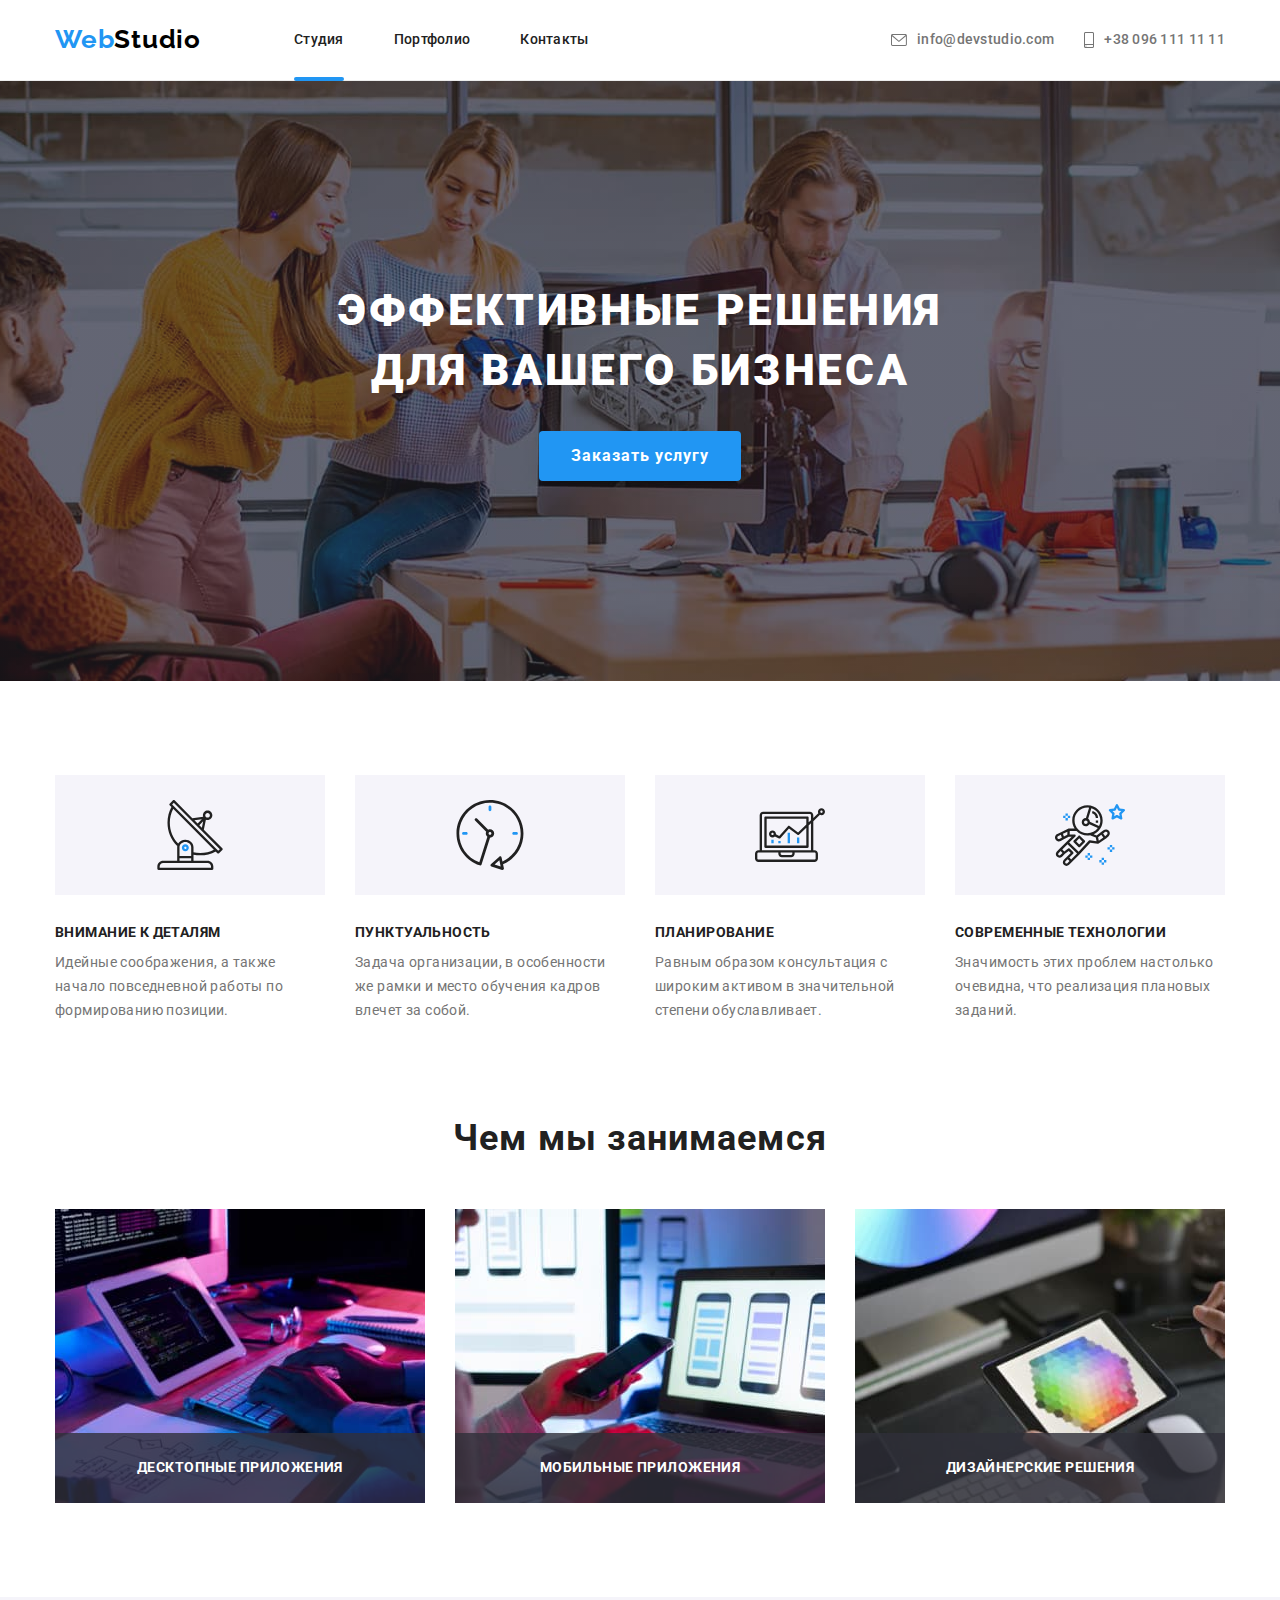
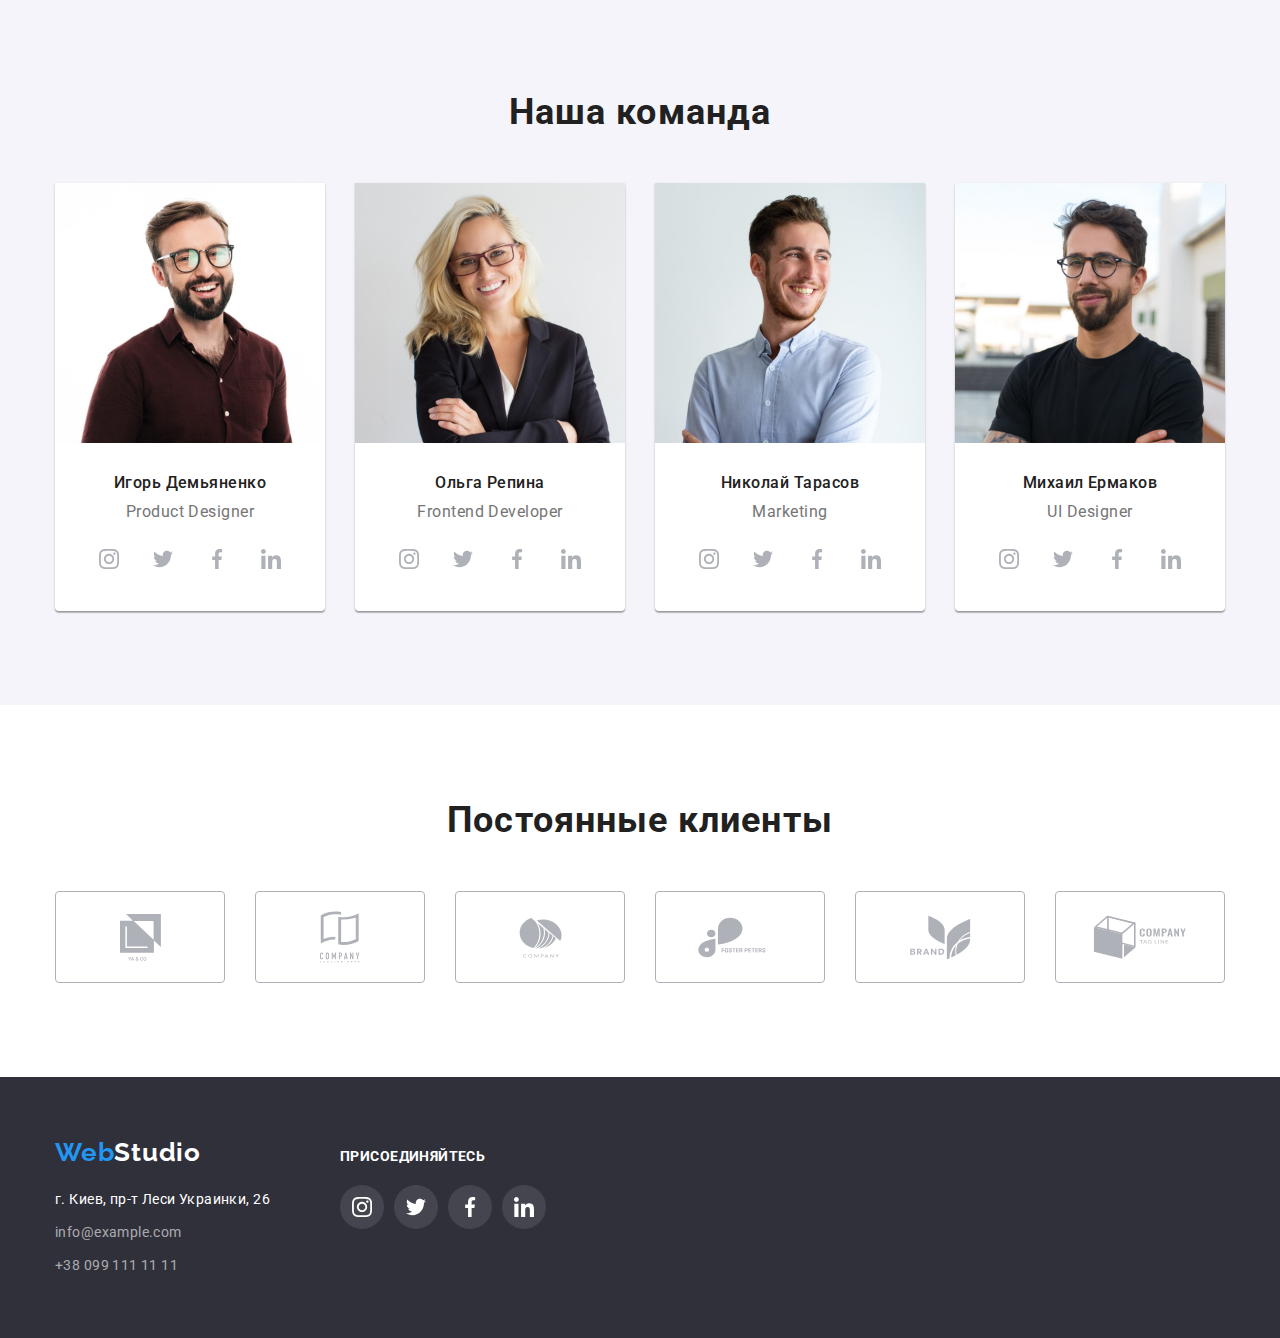
<file: index.html>
<!DOCTYPE html>
<html lang="ru">
  <head>
    <meta charset="UTF-8" />
    <meta http-equiv="X-UA-Compatible" content="IE=edge" />
    <meta name="viewport" content="width=device-width, initial-scale=1.0" />
    <title>Document</title>
    <link rel="preconnect" href="https://fonts.googleapis.com" />
    <link rel="preconnect" href="https://fonts.gstatic.com" crossorigin />
    <link
      href="https://fonts.googleapis.com/css2?family=Raleway:wght@700&family=Roboto:wght@400;500;700;900&display=swap"
      rel="stylesheet"
    />
    <link
      rel="stylesheet"
      href="https://cdnjs.cloudflare.com/ajax/libs/modern-normalize/1.1.0/modern-normalize.min.css"
    />
    <link rel="stylesheet" href="./css/styles.css" />
  </head>
  <body>
    <!--Шапка -->
    <header class="header">
      <div class="container head-comtainer">
        <nav class="navigation">
          <a href="./index.html" class="logo link"><span class="logo-accent">Web</span>Studio</a>
          <ul class="nav-menu list">
            <li class="nav-menu-item"><a href="" class="nav-menu-link link current">Студия</a></li>
            <li class="nav-menu-item">
              <a href="./portfolio.html" class="nav-menu-link link">Портфолио</a>
            </li>
            <li class="nav-menu-item"><a href="" class="nav-menu-link link">Контакты</a></li>
          </ul>
        </nav>
        <ul class="header-contacts list">
          <li class="header-contacts-item">
            <a class="header-contacts-item-link link" href="mailto:info@devstudio.com">
              <svg class="header-icon" width="16px" height="12px">
                <use href="./images/symbol-defs.svg#icon-envelope"></use>
              </svg>
              info@devstudio.com</a
            >
          </li>
          <li class="header-contacts-item">
            <a class="header-contacts-item-link link" href="tel:+380961111111">
              <svg class="header-icon" width="10px" height="16px">
                <use href="./images/symbol-defs.svg#icon-smartphone"></use>
              </svg>
              +38 096 111 11 11</a
            >
          </li>
        </ul>
      </div>
    </header>
    <main>
      <!--Герой -->

      <section class="hero">
        <div class="container">
          <h1 class="hero-title">Эффективные решения для вашего бизнеса</h1>
          <button type="button" class="hero-button" data-modal-open>Заказать услугу</button>
        </div>
      </section>

      <!--Наши цели -->
      <section class="features-section section">
        <div class="container">
          <h2 class="section-title hidden">Наши преимущества</h2>
          <ul class="features-list list">
            <li class="features-list-item">
              <div class="features-icon">
                <svg width="70" height="70">
                  <use href="./images/symbol-defs.svg#icon-antenna"></use>
                </svg>
              </div>
              <h3 class="features-title">Внимание к деталям</h3>
              <p class="features-description">
                Идейные соображения, а также начало повседневной работы по формированию позиции.
              </p>
            </li>
            <li class="features-list-item">
              <div class="features-icon">
                <svg width="70" height="70">
                  <use href="./images/symbol-defs.svg#icon-clock"></use>
                </svg>
              </div>
              <h3 class="features-title">Пунктуальность</h3>
              <p class="features-description">
                Задача организации, в особенности же рамки и место обучения кадров влечет за собой.
              </p>
            </li>
            <li class="features-list-item">
              <div class="features-icon">
                <svg width="70" height="70">
                  <use href="./images/symbol-defs.svg#icon-diagram"></use>
                </svg>
              </div>
              <h3 class="features-title">Планирование</h3>
              <p class="features-description">
                Равным образом консультация с широким активом в значительной степени обуславливает.
              </p>
            </li>
            <li class="features-list-item">
              <div class="features-icon">
                <svg width="70" height="70">
                  <use href="./images/symbol-defs.svg#icon-astronaut"></use>
                </svg>
              </div>
              <h3 class="features-title">Современные технологии</h3>
              <p class="features-description">
                Значимость этих проблем настолько очевидна, что реализация плановых заданий.
              </p>
            </li>
          </ul>
        </div>
      </section>

      <!--Чем мы занимаемся -->
      <section class="example-section section">
        <div class="container">
          <h2 class="section-title">Чем мы занимаемся</h2>
          <ul class="example-list list">
            <li class="example-list-item">
              <img
                src="./images/work-exp-1.jpg"
                alt="Фото примера работ 1"
                width="370"
                height="294"
              />
              <p class="example-description">Десктопные приложения</p>
            </li>
            <li class="example-list-item">
              <img
                src="./images/work-exp-2.jpg"
                alt="Фото примера работ 2"
                width="370"
                height="294"
              />
              <p class="example-description">Мобильные приложения</p>
            </li>
            <li class="example-list-item">
              <img
                src="./images/work-exp-3.jpg"
                alt="Фото примера работ 3"
                width="370"
                height="294"
              />
              <p class="example-description">Дизайнерские решения</p>
            </li>
          </ul>
        </div>
      </section>

      <!--Наша команда -->
      <section class="team-section section">
        <div class="container">
          <h2 class="section-title">Наша команда</h2>
          <ul class="team-list list">
            <li class="team-list-item">
              <img src="./images/demyanenko.jpg" alt="Фото Игоря Демьяненко" width="270" />
              <div class="stuff-info">
                <h3 class="team-names">Игорь Демьяненко</h3>
                <p class="team-profession">Product Designer</p>

                <ul class="social-links list">
                  <li class="social-links-item">
                    <a href="" class="social-links-link link">
                      <svg class="social-link-icon">
                        <use href="./images/symbol-defs.svg#icon-instagram"></use>
                      </svg>
                    </a>
                  </li>
                  <li class="social-links-item">
                    <a href="" class="social-links-link link">
                      <svg class="social-link-icon">
                        <use href="./images/symbol-defs.svg#icon-twitter"></use>
                      </svg>
                    </a>
                  </li>
                  <li class="social-links-item">
                    <a href="" class="social-links-link link">
                      <svg class="social-link-icon">
                        <use href="./images/symbol-defs.svg#icon-facebook-1"></use>
                      </svg>
                    </a>
                  </li>
                  <li class="social-links-item">
                    <a href="" class="social-links-link link"
                      ><svg class="social-link-icon">
                        <use href="./images/symbol-defs.svg#icon-linkedin"></use>
                      </svg>
                    </a>
                  </li>
                </ul>
              </div>
            </li>
            <li class="team-list-item">
              <img src="./images/repina.jpg" alt="Фото Ольги Репиной" width="270" />
              <div class="stuff-info">
                <h3 class="team-names">Ольга Репина</h3>
                <p class="team-profession">Frontend Developer</p>
                <ul class="social-links list">
                  <li class="social-links-item">
                    <a href="" class="social-links-link link">
                      <svg class="social-link-icon">
                        <use href="./images/symbol-defs.svg#icon-instagram"></use>
                      </svg>
                    </a>
                  </li>
                  <li class="social-links-item">
                    <a href="" class="social-links-link link">
                      <svg class="social-link-icon">
                        <use href="./images/symbol-defs.svg#icon-twitter"></use>
                      </svg>
                    </a>
                  </li>
                  <li class="social-links-item">
                    <a href="" class="social-links-link link">
                      <svg class="social-link-icon">
                        <use href="./images/symbol-defs.svg#icon-facebook-1"></use>
                      </svg>
                    </a>
                  </li>
                  <li class="social-links-item">
                    <a href="" class="social-links-link link"
                      ><svg class="social-link-icon">
                        <use href="./images/symbol-defs.svg#icon-linkedin"></use>
                      </svg>
                    </a>
                  </li>
                </ul>
              </div>
            </li>
            <li class="team-list-item">
              <img src="./images/tarasov.jpg" alt="Фото николая Тарасова" width="270" />
              <div class="stuff-info">
                <h3 class="team-names">Николай Тарасов</h3>
                <p class="team-profession">Marketing</p>
                <ul class="social-links list">
                  <li class="social-links-item">
                    <a href="" class="social-links-link link">
                      <svg class="social-link-icon">
                        <use href="./images/symbol-defs.svg#icon-instagram"></use>
                      </svg>
                    </a>
                  </li>
                  <li class="social-links-item">
                    <a href="" class="social-links-link link">
                      <svg class="social-link-icon">
                        <use href="./images/symbol-defs.svg#icon-twitter"></use>
                      </svg>
                    </a>
                  </li>
                  <li class="social-links-item">
                    <a href="" class="social-links-link link">
                      <svg class="social-link-icon">
                        <use href="./images/symbol-defs.svg#icon-facebook-1"></use>
                      </svg>
                    </a>
                  </li>
                  <li class="social-links-item">
                    <a href="" class="social-links-link link"
                      ><svg class="social-link-icon">
                        <use href="./images/symbol-defs.svg#icon-linkedin"></use>
                      </svg>
                    </a>
                  </li>
                </ul>
              </div>
            </li>
            <li class="team-list-item">
              <img src="./images/ermakov.jpg" alt="Фото михайила Ермакова" width="270" />
              <div class="stuff-info">
                <h3 class="team-names">Михаил Ермаков</h3>
                <p class="team-profession">UI Designer</p>
                <ul class="social-links list">
                  <li class="social-links-item">
                    <a href="" class="social-links-link link">
                      <svg class="social-link-icon">
                        <use href="./images/symbol-defs.svg#icon-instagram"></use>
                      </svg>
                    </a>
                  </li>
                  <li class="social-links-item">
                    <a href="" class="social-links-link link">
                      <svg class="social-link-icon">
                        <use href="./images/symbol-defs.svg#icon-twitter"></use>
                      </svg>
                    </a>
                  </li>
                  <li class="social-links-item">
                    <a href="" class="social-links-link link">
                      <svg class="social-link-icon">
                        <use href="./images/symbol-defs.svg#icon-facebook-1"></use>
                      </svg>
                    </a>
                  </li>
                  <li class="social-links-item">
                    <a href="" class="social-links-link link"
                      ><svg class="social-link-icon">
                        <use href="./images/symbol-defs.svg#icon-linkedin"></use>
                      </svg>
                    </a>
                  </li>
                </ul>
              </div>
            </li>
          </ul>
        </div>
      </section>

      <!-- постоянные клиенты -->
      <section class="clients section">
        <div class="container">
          <h2 class="section-title">Постоянные клиенты</h2>
          <ul class="clients-list list">
            <li>
              <a href="" class="clients-list-link link">
                <svg width="41" height="47">
                  <use href="./images/symbol-defs.svg#icon-group"></use>
                </svg>
              </a>
            </li>
            <li>
              <a href="" class="clients-list-link link">
                <svg width="40" height="52">
                  <use href="./images/symbol-defs.svg#icon-group-1"></use>
                </svg>
              </a>
            </li>
            <li>
              <a href="" class="clients-list-link link">
                <svg width="43" height="41">
                  <use href="./images/symbol-defs.svg#icon-group-2"></use>
                </svg>
              </a>
            </li>
            <li>
              <a href="" class="clients-list-link link">
                <svg width="84" height="41">
                  <use href="./images/symbol-defs.svg#icon-group-5"></use>
                </svg>
              </a>
            </li>
            <li>
              <a href="" class="clients-list-link link">
                <svg width="63" height="45">
                  <use href="./images/symbol-defs.svg#icon-group-3"></use>
                </svg>
              </a>
            </li>
            <li>
              <a href="" class="clients-list-link link">
                <svg width="94" height="44">
                  <use href="./images/symbol-defs.svg#icon-group-4"></use>
                </svg>
              </a>
            </li>
          </ul>
        </div>
      </section>
    </main>

    <!-- Футер -->
    <footer class="footer">
      <div class="footer-container container">
        <div class="footer-address-list">
          <a class="logo-footer link" href="./"><span class="logo-accent">Web</span>Studio</a>
          <address class="footer-address">
            <ul class="footer-address-list list">
              <li class="footer-address-list-item">
                <a
                  class="footer-address-destination link"
                  href=""
                  target="_blank"
                  rel="noopener noreferrer"
                  >г. Киев, пр-т Леси Украинки, 26</a
                >
              </li>
              <li class="footer-address-list-item">
                <a class="footer-contact-link link" href="mailto:info@example.com"
                  >info@example.com</a
                >
              </li>
              <li class="footer-address-list-item">
                <a class="footer-contact-link link" href="tel:+380991111111">+38 099 111 11 11</a>
              </li>
            </ul>
          </address>
        </div>
        <div class="footer-links-list">
          <h2 class="footer-social-title">присоединяйтесь</h2>
          <ul class="footer-social-list list">
            <li>
              <a href="" class="footer-social-link link">
                <svg class="footer-social-icon">
                  <use href="./images/symbol-defs.svg#icon-instagram"></use>
                </svg>
              </a>
            </li>
            <li>
              <a href="" class="footer-social-link link">
                <svg class="footer-social-icon">
                  <use href="./images/symbol-defs.svg#icon-twitter"></use>
                </svg>
              </a>
            </li>
            <li>
              <a href="" class="footer-social-link link">
                <svg class="footer-social-icon">
                  <use href="./images/symbol-defs.svg#icon-facebook-1"></use>
                </svg>
              </a>
            </li>
            <li>
              <a href="" class="footer-social-link link">
                <svg class="footer-social-icon">
                  <use href="./images/symbol-defs.svg#icon-linkedin"></use>
                </svg>
              </a>
            </li>
          </ul>
        </div>
      </div>
    </footer>
    <div class="backdrop is-hidden" data-modal>
      <div class="modal">
        <button type="button" class="close-button" data-modal-close>
          <svg class="close-icon" width="18" height="18">
            <use href="./svg/symbol-defs.svg#icon-close-button"></use>
          </svg>
        </button>
      </div>
    </div>
    <script src="./js/modal.js"></script>
  </body>
</html>
</file>
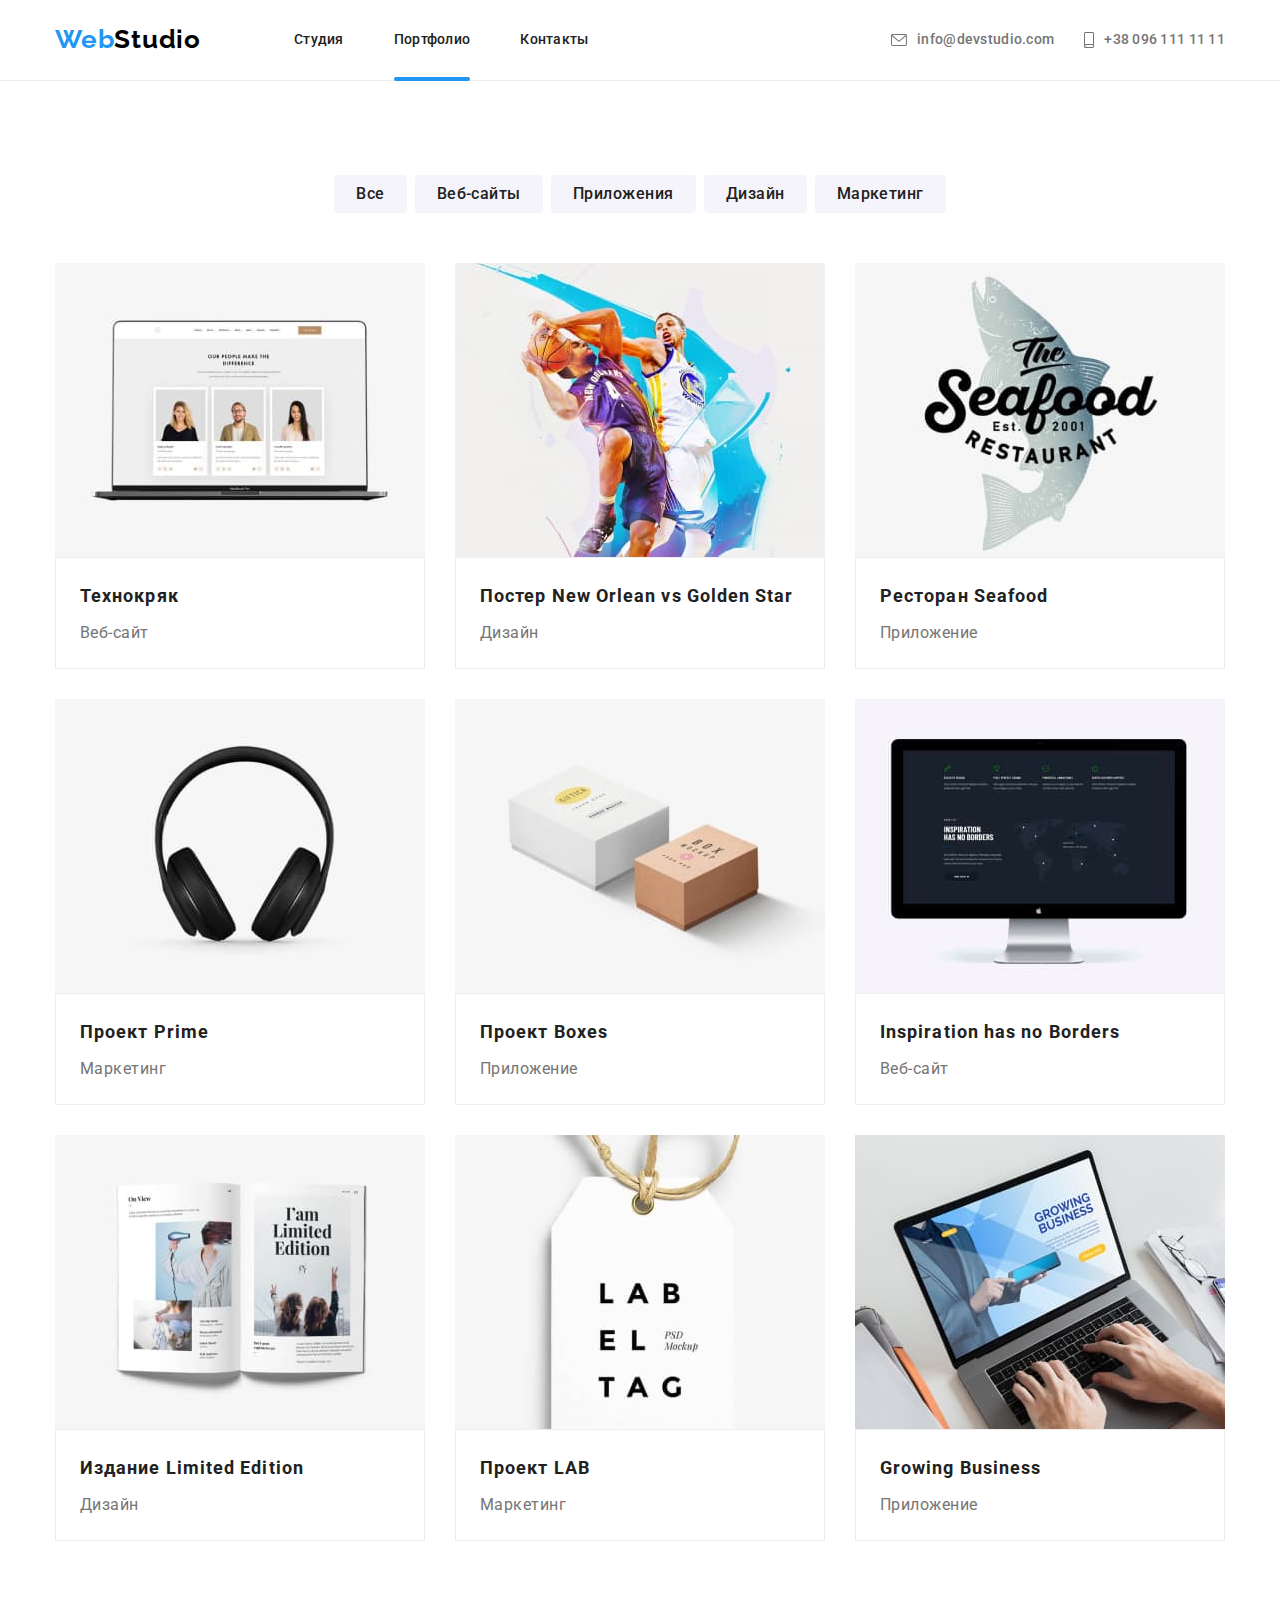
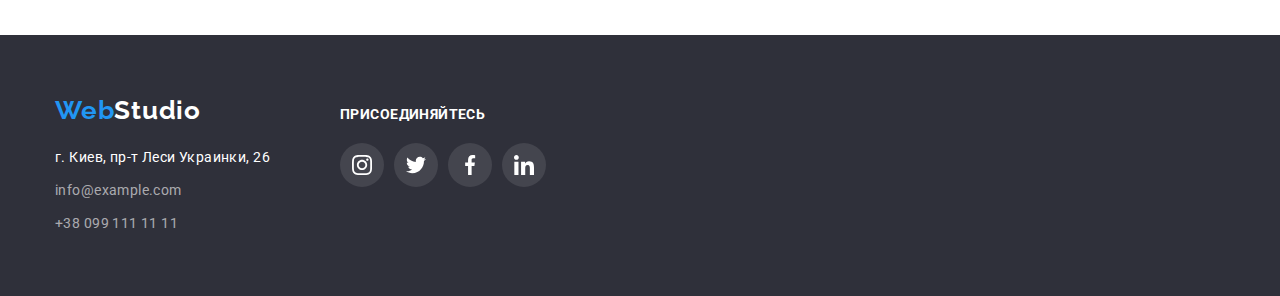
<file: portfolio.html>
<!DOCTYPE html>
<html lang="ru">
  <head>
    <meta charset="UTF-8" />
    <meta http-equiv="X-UA-Compatible" content="IE=edge" />
    <meta name="viewport" content="width=device-width, initial-scale=1.0" />
    <title>Document</title>
    <link rel="preconnect" href="https://fonts.googleapis.com" />
    <link rel="preconnect" href="https://fonts.gstatic.com" crossorigin />
    <link
      href="https://fonts.googleapis.com/css2?family=Raleway:wght@700&family=Roboto:wght@400;500;700;900&display=swap"
      rel="stylesheet"
    />
    <link
      rel="stylesheet"
      href="https://cdnjs.cloudflare.com/ajax/libs/modern-normalize/1.1.0/modern-normalize.min.css"
    />
    <link rel="stylesheet" href="./css/styles.css" />
  </head>
  <body>
    <!--Шапка -->
    <header class="header">
      <div class="container head-comtainer">
        <nav class="navigation">
          <a href="./index.html" class="logo link"><span class="logo-accent">Web</span>Studio</a>
          <ul class="nav-menu list">
            <li class="nav-menu-item">
              <a href="./index.html" class="nav-menu-link link">Студия</a>
            </li>
            <li class="nav-menu-item">
              <a href="./portfolio.html" class="nav-menu-link link current">Портфолио</a>
            </li>
            <li class="nav-menu-item"><a href="" class="nav-menu-link link">Контакты</a></li>
          </ul>
        </nav>
        <ul class="header-contacts list">
          <li class="header-contacts-item">
            <a class="header-contacts-item-link link" href="mailto:info@devstudio.com">
              <svg class="header-icon" width="16px" height="12px">
                <use href="./images/symbol-defs.svg#icon-envelope"></use>
              </svg>
              info@devstudio.com</a
            >
          </li>
          <li class="header-contacts-item">
            <a class="header-contacts-item-link link" href="tel:+380961111111">
              <svg class="header-icon" width="10px" height="16px">
                <use href="./images/symbol-defs.svg#icon-smartphone"></use>
              </svg>
              +38 096 111 11 11</a
            >
          </li>
        </ul>
      </div>
    </header>
    <main>
      <!-- Портфолио -->
      <section class="portfolio section">
        <div class="container">
          <h1 class="portfolio-title hidden">Портфолио</h1>
          <ul class="portfolio-choose-filter list">
            <li class="portfolio-list-choose">
              <button class="portfolio-button-choose" type="button">Все</button>
            </li>
            <li class="portfolio-list-choose">
              <button class="portfolio-button-choose" type="button">Веб-сайты</button>
            </li>
            <li class="portfolio-list-choose">
              <button class="portfolio-button-choose" type="button">Приложения</button>
            </li>
            <li class="portfolio-list-choose">
              <button class="portfolio-button-choose" type="button">Дизайн</button>
            </li>
            <li class="portfolio-list-choose">
              <button class="portfolio-button-choose" type="button">Маркетинг</button>
            </li>
          </ul>

          <ul class="portfolio-categories list">
            <li class="portfolio-categories-list">
              <a class="portfolio-examples-link link" href="">
                <div class="portfolio-examples-wrap">
                  <img
                    src="./images/technokryak.jpg"
                    alt="вэб сайт технокряк"
                    width="370"
                    height="294"
                  />
                  <p class="portfolio-examples-overlay">
                    Технокряк это современная площадка распространения коронавируса. Компании
                    используют эту платформу для цифрового шпионажа и атак на защищённые сервера
                    конкурентов.
                  </p>
                </div>
                <div class="work-description">
                  <h2 class="portfolio-examples-title">Технокряк</h2>
                  <p class="portfolio-examples-about">Веб-сайт</p>
                </div>
              </a>
            </li>
            <li class="portfolio-categories-list">
              <a class="portfolio-examples-link link" href="">
                <div class="portfolio-examples-wrap">
                  <img
                    src="./images/poster.jpg"
                    alt="Постер Новый орлеан"
                    width="370"
                    height="294"
                  />
                  <p class="portfolio-examples-overlay">
                    Технокряк это современная площадка распространения коронавируса. Компании
                    используют эту платформу для цифрового шпионажа и атак на защищённые сервера
                    конкурентов.
                  </p>
                </div>
                <div class="work-description">
                  <h2 class="portfolio-examples-title">Постер New Orlean vs Golden Star</h2>
                  <p class="portfolio-examples-about">Дизайн</p>
                </div>
              </a>
            </li>
            <li class="portfolio-categories-list">
              <a class="portfolio-examples-link link" href="">
                <div class="portfolio-examples-wrap">
                  <img
                    src="./images/seafood-restaurant.jpg"
                    alt="ресторан сифуд"
                    width="370"
                    height="294"
                  />
                  <p class="portfolio-examples-overlay">
                    Технокряк это современная площадка распространения коронавируса. Компании
                    используют эту платформу для цифрового шпионажа и атак на защищённые сервера
                    конкурентов.
                  </p>
                </div>
                <div class="work-description">
                  <h2 class="portfolio-examples-title">Ресторан Seafood</h2>
                  <p class="portfolio-examples-about">Приложение</p>
                </div>
              </a>
            </li>
            <li class="portfolio-categories-list">
              <a class="portfolio-examples-link link" href="">
                <div class="portfolio-examples-wrap">
                  <img
                    src="./images/project-prime.jpg"
                    alt="Проект Прайм"
                    width="370"
                    height="294"
                  />
                  <p class="portfolio-examples-overlay">
                    Технокряк это современная площадка распространения коронавируса. Компании
                    используют эту платформу для цифрового шпионажа и атак на защищённые сервера
                    конкурентов.
                  </p>
                </div>
                <div class="work-description">
                  <h2 class="portfolio-examples-title">Проект Prime</h2>
                  <p class="portfolio-examples-about">Маркетинг</p>
                </div>
              </a>
            </li>
            <li class="portfolio-categories-list">
              <a class="portfolio-examples-link link" href="">
                <div class="portfolio-examples-wrap">
                  <img
                    src="./images/project-boxes.jpg"
                    alt="проект боксес"
                    width="370"
                    height="294"
                  />
                  <p class="portfolio-examples-overlay">
                    Технокряк это современная площадка распространения коронавируса. Компании
                    используют эту платформу для цифрового шпионажа и атак на защищённые сервера
                    конкурентов.
                  </p>
                </div>
                <div class="work-description">
                  <h2 class="portfolio-examples-title">Проект Boxes</h2>
                  <p class="portfolio-examples-about">Приложение</p>
                </div>
              </a>
            </li>
            <li class="portfolio-categories-list">
              <a class="portfolio-examples-link link" href="">
                <div class="portfolio-examples-wrap">
                  <img
                    src="./images/inspirations.jpg"
                    alt="сайт вдохновление не имеет границ"
                    width="370"
                    height="294"
                  />
                  <p class="portfolio-examples-overlay">
                    Технокряк это современная площадка распространения коронавируса. Компании
                    используют эту платформу для цифрового шпионажа и атак на защищённые сервера
                    конкурентов.
                  </p>
                </div>
                <div class="work-description">
                  <h2 class="portfolio-examples-title">Inspiration has no Borders</h2>
                  <p class="portfolio-examples-about">Веб-сайт</p>
                </div>
              </a>
            </li>
            <li class="portfolio-categories-list">
              <a class="portfolio-examples-link link" href="">
                <div class="portfolio-examples-wrap">
                  <img
                    src="./images/limited-edition.jpg"
                    alt="издание Лимитед эдишн"
                    width="370"
                    height="294"
                  />
                  <p class="portfolio-examples-overlay">
                    Технокряк это современная площадка распространения коронавируса. Компании
                    используют эту платформу для цифрового шпионажа и атак на защищённые сервера
                    конкурентов.
                  </p>
                </div>
                <div class="work-description">
                  <h2 class="portfolio-examples-title">Издание Limited Edition</h2>
                  <p class="portfolio-examples-about">Дизайн</p>
                </div>
              </a>
            </li>
            <li class="portfolio-categories-list">
              <a class="portfolio-examples-link link" href="">
                <div class="portfolio-examples-wrap">
                  <img src="./images/projec-lab.jpg" alt="Проект лаб" width="370" height="294" />
                  <p class="portfolio-examples-overlay">
                    Технокряк это современная площадка распространения коронавируса. Компании
                    используют эту платформу для цифрового шпионажа и атак на защищённые сервера
                    конкурентов.
                  </p>
                </div>
                <div class="work-description">
                  <h2 class="portfolio-examples-title">Проект LAB</h2>
                  <p class="portfolio-examples-about">Маркетинг</p>
                </div>
              </a>
            </li>
            <li class="portfolio-categories-list">
              <a class="portfolio-examples-link link" href="">
                <div class="portfolio-examples-wrap">
                  <img
                    src="./images/growing-business.jpg"
                    alt="Приложение роста бизнеса"
                    width="370"
                    height="294"
                  />
                  <p class="portfolio-examples-overlay">
                    Технокряк это современная площадка распространения коронавируса. Компании
                    используют эту платформу для цифрового шпионажа и атак на защищённые сервера
                    конкурентов.
                  </p>
                </div>
                <div class="work-description">
                  <h2 class="portfolio-examples-title">Growing Business</h2>
                  <p class="portfolio-examples-about">Приложение</p>
                </div>
              </a>
            </li>
          </ul>
        </div>
      </section>
    </main>
    <!-- Футер -->
    <footer class="footer">
      <div class="footer-container container">
        <div class="footer-address-list">
          <a class="logo-footer link" href="./"><span class="logo-accent">Web</span>Studio</a>
          <address class="footer-address">
            <ul class="footer-address-list list">
              <li class="footer-address-list-item">
                <a
                  class="footer-address-destination link"
                  href=""
                  target="_blank"
                  rel="noopener noreferrer"
                  >г. Киев, пр-т Леси Украинки, 26</a
                >
              </li>
              <li class="footer-address-list-item">
                <a class="footer-contact-link link" href="mailto:info@example.com"
                  >info@example.com</a
                >
              </li>
              <li class="footer-address-list-item">
                <a class="footer-contact-link link" href="tel:+380991111111">+38 099 111 11 11</a>
              </li>
            </ul>
          </address>
        </div>
        <div class="footer-links-list">
          <h2 class="footer-social-title">присоединяйтесь</h2>
          <ul class="footer-social-list list">
            <li>
              <a href="" class="footer-social-link link">
                <svg class="footer-social-icon">
                  <use href="./images/symbol-defs.svg#icon-instagram"></use>
                </svg>
              </a>
            </li>
            <li>
              <a href="" class="footer-social-link link">
                <svg class="footer-social-icon">
                  <use href="./images/symbol-defs.svg#icon-twitter"></use>
                </svg>
              </a>
            </li>
            <li>
              <a href="" class="footer-social-link link">
                <svg class="footer-social-icon">
                  <use href="./images/symbol-defs.svg#icon-facebook-1"></use>
                </svg>
              </a>
            </li>
            <li>
              <a href="" class="footer-social-link link">
                <svg class="footer-social-icon">
                  <use href="./images/symbol-defs.svg#icon-linkedin"></use>
                </svg>
              </a>
            </li>
          </ul>
        </div>
      </div>
    </footer>
  </body>
</html>
</file>
<file: css/styles.css>
/* background
head #FFFFFF
hero #2F303A
наши цели #FFFFFF
Чем мы занимаемся #FFFFFF
Наша команда #F5F4FA
footer #2F303A
*/

/* head
logo #2196F3 + #000000 Raleway bold 26
ссылки навигации #212121 Roboto 14 medium
ссылки навигации hover #2196F3 Roboto 14 medium

mail+ phone
#757575 Roboto 14 medium
mail+ phone hover #2196F3 Roboto 14 medium
*/

/*  hero

main text #FFFFFF Roboto 44 black
button text #FFFFFF Roboto 16 Bold
button background #2196F3

*/

/* Features  Наши цели

заголовок features (скроется) #212121 Roboto Bold 36  
Заголовки #212121 Roboto Bold 14
Paragraph #757575 Roboto regular 14

*/

/* 
Чем мы занимаемся
Заголовок #212121 Roboto Bold 36
*/

/* Наша команда

Заголовок #212121 Roboto Bold 36
name #212121 Roboto medium 16
profession #757575 Roboto regular 16

*/

/* Footer
logo #2196F3 + #FFFFFF Raleway bold 26
address #FFFFFF Roboto regular 14
contacts rgba(255, 255, 255, 0.6) Roboto regular 14
*/
/* описание переменных */
:root {
  --primary-text-color: #212121;
  --primary-white-color: #ffffff;
  --dark-bg-color: #2f303a;
  --gray-bg-color: #f5f4fa;
  --secondary-text-color: #757575;
  --accent-color: #2196f3;
  --cubic: cubic-bezier(0.4, 0, 0.2, 1);
  /* --main-font: 'Roboto', sans-serif; */
}
.vis {
  outline: 2px solid tomato;
}
body {
  background-color: var(--primary-white-color);
  color: var(--primary-text-color);
  font-family: roboto, sans-serif;
  font-style: normal;
  font-weight: 400;
}
h1,
h2,
h3,
h4,
h5,
h6,
p {
  margin-top: 0px;
  margin-bottom: 0px;
}

img {
  display: block;
}

ul {
  margin-top: 0px;
  margin-bottom: 0px;
  padding-left: 0px;
}

.container {
  width: 1200px;
  padding-left: 15px;
  padding-right: 15px;
  margin: 0 auto;
}

.section {
  padding-top: 94px;
  padding-bottom: 94px;
}

.hidden {
  position: absolute;
  width: 1px;
  height: 1px;
  margin: -1px;
  padding: 0;
  overflow: hidden;
  border: 0;
  clip: rect(0 0 0 0);
}
.list {
  list-style: none;
}

.link {
  text-decoration: none;
}

.logo-accent {
  color: var(--accent-color);
}
.section-title {
  margin-bottom: 50px;

  font-weight: 700;
  font-size: 36px;
  line-height: 1.17;
  text-align: center;
  letter-spacing: 0.03em;
}

/* header */

.logo {
  padding-top: 24px;
  padding-bottom: 25px;
  font-family: Raleway, sans-serif;
  font-weight: 700;
  font-size: 26px;
  line-height: 1.2;
  letter-spacing: 0.03em;
  color: #000000;
  margin-right: 93px;
}
.header {
  /* padding-top: 24px;
  padding-bottom: 25px; */
  border-bottom: 1px solid #ececec;
}
.head-comtainer {
  display: flex;
  align-items: center;
}
.navigation {
  display: flex;
  align-items: center;
}
.nav-menu {
  display: flex;
  /* font-size: 14px; */
}
.nav-menu-item {
  /* position: relative;
  display: block;

  height: 100%; */
}

.nav-menu-item:not(:last-child) {
  margin-right: 50px;
}

.header-contacts {
  display: flex;
  margin-left: auto;
  align-items: center;
}
.header-contacts-item:not(:last-child) {
  margin-right: 30px;
}
.nav-menu-link {
  position: relative;
  display: block;
  padding-top: 32px;
  padding-bottom: 32px;

  font-weight: 500;
  font-size: 14px;
  line-height: 1.14;
  letter-spacing: 0.02em;

  color: var(--primary-text-color);
  transition: color 250ms var(--cubic);
}
.nav-menu-link::after {
  position: absolute;
  content: '';
  bottom: -1px;

  display: block;
  background-color: var(--accent-color);
  border-radius: 2px;
  width: 100%;
  height: 4px;
  opacity: 0;
}

.nav-menu-link.current::after {
  opacity: 1;
}

.nav-menu-link:hover,
.nav-menu-link:focus {
  color: var(--accent-color);
}
.current {
  /* color: var(--accent-color); */
}

.header-contacts-item-link {
  margin-top: 32px;
  margin-bottom: 32px;
  display: flex;
  align-items: center;
  font-weight: 500;
  font-size: 14px;
  line-height: 1.14;
  letter-spacing: 0.02em;

  color: var(--secondary-text-color);
  transition: color 250ms var(--cubic);
}
.header-icon {
  margin-right: 10px;
  fill: currentColor;
}
.header-contacts-item-link:hover,
.header-contacts-item-link:focus {
  color: var(--accent-color);
}
/* end of header */

/* Hero */
/* .hero-overlay {
  max-width: 1600 px;
  max-height: 600px;
  outline: 1px solid tomato;
  margin-left: auto;
  margin-right: auto;
  background-image: url(../images/hero-background.jpg);
  background-image: linear-gradient(to right, rgba (255, 0, 0, 0.5));
  background-image: linear-gradient (to rignt, rgb(255, 0, 0), rgb(0, 0, 255));
  background-size: cover;
  background-repeat: no-repeat;
  background-position: center;
} */

.hero {
  background-image: linear-gradient(rgba(47, 48, 58, 0.4), rgba(47, 48, 58, 0.4)),
    url(../images/hero-background.jpg);
  background-size: cover;
  background-repeat: no-repeat;
  background-position: center;
  max-width: 1600px;

  background-color: var(--dark-bg-color);
  /* align-items: center; */
  text-align: center;
  padding-top: 200px;
  padding-bottom: 200px;
  margin: 0 auto;
}

.hero-title {
  display: block;
  max-width: 696px;
  margin-right: auto;
  margin-left: auto;
  margin-bottom: 30px;

  font-weight: 900;
  font-size: 44px;
  line-height: 1.36;
  text-align: center;
  letter-spacing: 0.06em;
  text-transform: uppercase;

  color: var(--primary-white-color);
}

.hero-button {
  padding: 10px 32px;
  border-radius: 4px;
  border: 0;

  font-family: roboto, sans-serif;
  font-weight: 700;
  font-size: 16px;
  line-height: 1.88;
  letter-spacing: 0.06em;

  color: var(--primary-white-color);
  background-color: var(--accent-color);
  box-shadow: 0px 4px 4px rgba(0, 0, 0, 0.15);
  cursor: pointer;
  transition: background-color 250ms var(--cubic);
}

.hero-button:hover,
.hero-button:focus {
  background-color: #188ce8;
}
/* End of hero */

/* our features */
.features-section {
  background-color: var(--primary-white-color);
  padding-bottom: 47px;
}
.features-icon {
  display: flex;
  justify-content: center;
  align-items: center;
  width: 270px;
  height: 120px;
  margin-bottom: 30px;
  background-color: var(--gray-bg-color);
}
.features-list {
  display: flex;
  flex-wrap: wrap;
  margin-top: -30px;
  margin-left: -30px;
  border: none;
}

.features-list-item {
  margin-top: 30px;
  margin-left: 30px;
  /* width: 270px; */
  flex-basis: calc((100% - 120px) / 4);
  /*120=30+30+30 (отступы справа) + (15+15) паддинги секии слева и справа */
}

.features-title {
  margin-bottom: 10px;

  font-weight: 700;
  font-size: 14px;
  line-height: 1.14;
  letter-spacing: 0.03em;
  text-transform: uppercase;
}

.features-description {
  /* max-width: 270px; */

  font-weight: 400;
  font-size: 14px;
  line-height: 1.71;
  letter-spacing: 0.03em;

  color: var(--secondary-text-color);
}
/* end of out features */

/* example section */
.example-section {
  padding-top: 47px;
}
.example-list {
  display: flex;
  flex-wrap: wrap;
  margin-left: -30px;
  margin-top: -30px;
}

.example-list-item {
  position: relative;
  margin-left: 30px;
  margin-top: 30px;
  flex-basis: calc((100% - 90px) / 3);
}

.example-description {
  position: absolute;
  bottom: 0;
  left: 0;
  padding-top: 27px;
  padding-bottom: 27px;
  width: 100%;
  height: 70px;
  text-align: center;
  font-weight: 700;
  font-size: 14px;
  line-height: 1.14;
  letter-spacing: 0.03em;
  text-transform: uppercase;
  color: var(--primary-white-color);
  background-color: rgba(47, 48, 58, 0.8);
}
/* end of example section */

/* our team */

.team-list {
  display: flex;
  flex-wrap: wrap;
  margin-top: -30px;
  margin-left: -30px;
}
.social-links {
  margin-top: 16px;
  display: flex;
  justify-content: space-between;
}
.social-links-link {
  display: flex;
  justify-content: center;
  align-items: center;
  width: 44px;
  height: 44px;
  border-radius: 50%;
  /* background-color: transparent; */
  fill: #afb1b8;
  transition: fill 250ms var(--cubic), background-color 250ms var(--cubic);
}

.social-links-link:hover,
.social-links-link:focus {
  fill: #ffffff;
  background-color: var(--accent-color);
}

.social-link-icon {
  width: 20px;
  height: 20px;
}
.team-list-item {
  margin-top: 30px;
  margin-left: 30px;
  /* width: 270px; */
  background-color: var(--primary-white-color);
  flex-basis: calc((100% - 120px) / 4);
  box-shadow: 0px 1px 3px rgba(0, 0, 0, 0.12), 0px 1px 1px rgba(0, 0, 0, 0.14),
    0px 2px 1px rgba(0, 0, 0, 0.2);
  border-radius: 0px 0px 4px 4px;
}
.stuff-info {
  padding-top: 30px;
  padding-bottom: 30px;
  padding-left: 32px;
  padding-right: 32px;
}

.team-section {
  background-color: var(--gray-bg-color);
  padding-bottom: 94px;
}
.team-names {
  font-weight: 500;
  font-size: 16px;
  line-height: 1.19;
  text-align: center;
  letter-spacing: 0.03em;
}

.team-profession {
  margin-top: 10px;

  font-weight: 400;
  font-size: 16px;
  line-height: 1.19;
  text-align: center;
  letter-spacing: 0.03em;
  color: var(--secondary-text-color);
}
/* end of our team */

/* Clients */
.clients-list {
  display: flex;
  justify-content: space-between;
}

.clients-list-link {
  display: flex;
  justify-content: center;
  align-items: center;
  width: 170px;
  height: 92px;
  border: 1px solid #afb1b8;
  border-radius: 4px;
  fill: #afb1b8;
  transition: fill 250ms var(--cubic), border 250ms var(--cubic);
}

.clients-list-link:hover,
.clients-list-link:focus {
  fill: var(--accent-color);
  border: 1px solid var(--accent-color);
}
/* end of clients */

/* footer */
.footer-links-list {
  margin-left: 70px;
  width: 206px;
  height: 80px;
}
.footer-container {
  display: flex;
  align-items: baseline;
}
.footer {
  background-color: var(--dark-bg-color);
  padding-top: 60px;
  padding-bottom: 60px;
}
.footer-social-title {
  font-family: Roboto;
  font-style: normal;
  font-weight: 700;
  font-size: 14px;
  line-height: 1.14;
  letter-spacing: 0.03em;
  text-transform: uppercase;
  color: var(--primary-white-color);
}
.footer-social-list {
  display: flex;
  justify-content: space-between;
  margin-top: 20px;
}
.footer-social-link {
  display: flex;
  justify-content: center;
  align-items: center;
  width: 44px;
  height: 44px;
  border-radius: 50%;
  background-color: rgba(255, 255, 255, 0.1);
  fill: #ffffff;
  transition: background-color 250ms var(--cubic);
}
.footer-social-link:hover,
.footer-social-link:focus {
  background-color: var(--accent-color);
}

.footer-social-icon {
  width: 20px;
  height: 20px;
}

.logo-footer {
  display: block;
  margin-bottom: 20px;

  font-family: Raleway, sans-serif;
  font-weight: 700;
  font-size: 26px;
  line-height: 1.2;
  letter-spacing: 0.03em;
  color: #ffffff;
}
.footer-address {
  font-style: normal;
}
.footer-address-list-item:not(:last-child) {
  margin-bottom: 9px;
}

.footer-address-destination {
  /* font-weight: 400; */

  font-size: 14px;
  line-height: 1.71;
  letter-spacing: 0.03em;
  color: var(--primary-white-color);
  transition: color 250ms var(--cubic);
}
.footer-address-destination:hover,
footer-address-destination:focus {
  color: var(--accent-color);
}
.footer-contact-link {
  /* font-weight: 400; */
  font-size: 14px;
  line-height: 1.71;
  letter-spacing: 0.03em;

  color: rgba(255, 255, 255, 0.6);
  transition: color 250ms var(--cubic);
}

.footer-contact-link:hover,
.footer-contact-link:focus {
  color: var(--accent-color);
}
/* end of footer */

/* PORTFOLIO PAGE */

/* main */
.portfolio {
  background-color: var(--primary-white-color);
}
.portfolio-choose-filter {
  display: flex;
  justify-content: center;
  margin-bottom: 50px;
}
.portfolio-list-choose:not(:last-child) {
  margin-right: 8px;
}

.portfolio-button-choose {
  padding: 6px 22px;
  border: none;
  border-radius: 4px;

  font-family: roboto, sans-serif;
  font-weight: 500;
  font-size: 16px;
  line-height: 1.62;
  text-align: center;
  letter-spacing: 0.03em;

  color: var(--primary-text-color);
  background-color: var(--gray-bg-color);

  cursor: pointer;

  transition: color 250ms var(--cubic), background-color 250ms var(--cubic),
    box-shadow 250ms var(--cubic);
}

.portfolio-button-choose:hover,
.portfolio-button-choose:focus {
  color: var(--primary-white-color);
  background-color: var(--accent-color);
  box-shadow: 0px 3px 1px rgba(0, 0, 0, 0.1), 0px 1px 2px rgba(0, 0, 0, 0.08),
    0px 2px 2px rgba(0, 0, 0, 0.12);
  border-radius: 4px;
}

.portfolio-examples-link {
  display: block;
  transition: box-shadow 250ms var(--cubic);
}
.portfolio-examples-link:hover,
.portfolio-examples-link:focus {
  box-shadow: 0px 1px 1px rgba(0, 0, 0, 0.12), 0px 4px 4px rgba(0, 0, 0, 0.06),
    1px 4px 6px rgba(0, 0, 0, 0.16);
}
.portfolio-categories {
  display: flex;
  flex-wrap: wrap;
  margin-top: -30px;
  margin-left: -30px;
}
.portfolio-categories-list {
  margin-top: 30px;
  margin-left: 30px;
  flex-basis: calc((100% - 90px) / 3);
}

.work-description {
  padding: 20px 24px;
  background-color: var(--primary-white-color);
  border: 1px solid #eeeeee;
}
.portfolio-examples-title {
  margin-bottom: 4px;
}

.portfolio-examples-title {
  font-weight: 700;
  font-size: 18px;
  line-height: 2;
  letter-spacing: 0.06em;

  color: var(--primary-text-color);
}
.portfolio-examples-about {
  font-weight: normal;
  font-size: 16px;
  line-height: 1.87;
  letter-spacing: 0.03em;

  color: var(--secondary-text-color);
}

.portfolio-examples-wrap {
  position: relative;
  overflow: hidden;
}
.portfolio-examples-overlay {
  position: absolute;
  overflow: auto;
  top: 0;
  left: 0;
  width: 100%;
  height: 100%;
  padding: 63px 24px;
  font-weight: 400;
  font-size: 18px;
  line-height: 1.56;
  letter-spacing: 0.03em;
  color: var(--primary-white-color);
  background: rgba(33, 150, 243, 0.9);

  transform: translateY(100%);
  transition: transform 250ms var(--cubic);
}

.portfolio-examples-link:hover .portfolio-examples-overlay,
.portfolio-examples-link:focus .portfolio-examples-overlay {
  transform: translateY(0%);
  /* transition: transform 250ms; */
}

/* end of main */

/* MODAL */
.backdrop {
  position: fixed;
  top: 0;
  left: 0;
  width: 100%;
  height: 100%;
  /* width: 100vw;
  height: 100vh; */
  background-color: rgba(0, 0, 0, 0.2);
  /* transition: background-color 5000ms; */

  opacity: 1;
  /* transform: scale(1); */
  transition: opacity 1000ms var(--cubic), visibility 1000ms var(--cubic);
  /* , transform 1000ms cubic-bezier(0.4, 0, 0.2, 1); */
}

.modal {
  position: absolute;
  top: 50%;
  left: 50%;
  transform: translate(-50%, -50%) scale(1) rotate(720deg);
  /* transform: translate(-50%, -50%) rotate(360deg); */
  transition: transform 1000ms var(--cubic);
  /* 
  visibility: visible; */
  /* transition-delay: 0s; */

  width: 528px;
  height: 581px;
  background-color: var(--primary-white-color);
  border-radius: 4px;
  box-shadow: 0px 1px 3px rgba(0, 0, 0, 0.12), 0px 1px 1px rgba(0, 0, 0, 0.14),
    0px 2px 1px rgba(0, 0, 0, 0.2);
}

.close-button {
  position: absolute;
  top: 8px;
  right: 8px;
  width: 30px;
  height: 30px;
  padding: 0;
  display: flex;
  justify-content: center;
  align-items: center;

  border: 1px solid rgba(0, 0, 0, 0.1);
  border-radius: 50%;
  cursor: pointer;
  /* background-color: transparent; */
  background-color: var(--primary-white-color);
}
close-icon {
  fill: #000000;
}

.is-hidden .modal {
  transform: translate(-50%, -50%) scale(0) rotate(0deg);
  /* transform: translate(-50%, -50%) rotate(0deg); */
}

.backdrop.is-hidden {
  opacity: 0;
  visibility: hidden;
  pointer-events: none;
  /* transform: scale(0); */
}
</file>
